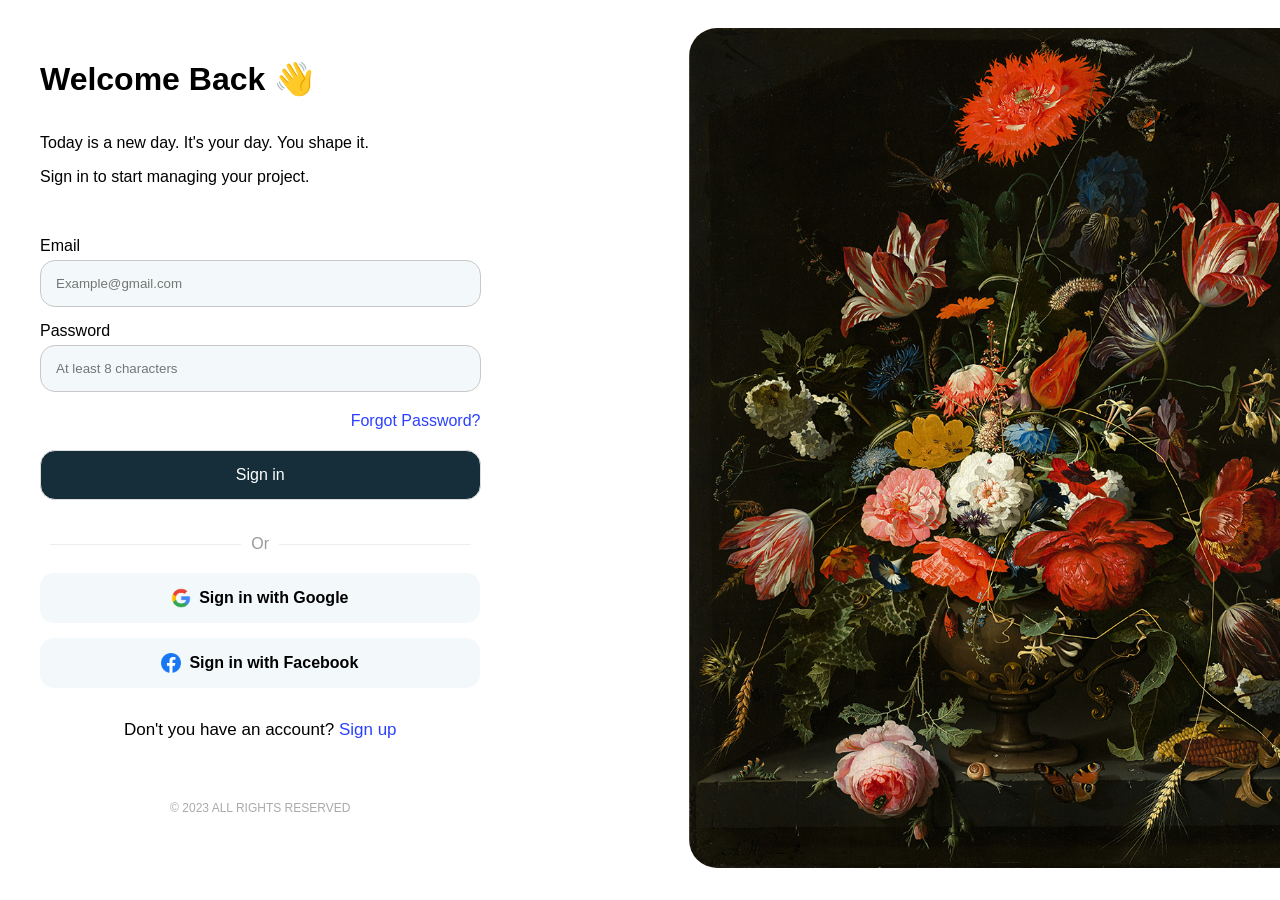
<file: index.html>
<!DOCTYPE html>
<html lang="en">
<head>
<meta charset="UTF-8">
<meta name="viewport" content="width=device-width, initial-scale=1.0">
<title>Welcome Back</title>
<link rel="stylesheet" href="styles.css">
</head>
<body>
<div class="content">
    <div class="text-section">
        <h1>Welcome Back 👋</h1>
        <div class="text2">
            <p>Today is a new day. It's your day. You shape it.</p>
            <p>Sign in to start managing your project.</p>
        </div>
        <form class="login-form">
            <label for="email">Email</label>
            <input id="email" type="email" placeholder="Example@gmail.com" required>
            <label for="password">Password</label>
            <input id="password" type="password" placeholder="At least 8 characters" required>
            <a href="#" class="forgot-password">Forgot Password?</a>
            <button type="submit" class="sign-in">Sign in</button>
            <div class="divider">
                <div class="divider-line"></div>
                <span class="divider-text"> Or </span>
                <span class="divider-mobile-text"> Or Sign in with </span>
                <div class="divider-line"></div>
            </div>
            <div class="social-buttons-container">
            <div class="social-button google-sign-in">
            <img src="google.png" alt="Google logo" class="logo">
            <span class="desktop-text">Sign in with Google</span>
            <span class="mobile-text">Google</span>
            </div>
            <div class="social-button facebook-sign-in">
            <img src="facebook.png" alt="Facebook logo" class="logo">
            <span class="desktop-text">Sign in with Facebook</span>
            <span class="mobile-text">Facebook</span>
           </div>
           </div>

            <p class="signup">Don't you have an account? <a href="#">Sign up</a></p>
        </form>
        <footer>
            <p>© 2023 ALL RIGHTS RESERVED</p>
        </footer>
    </div>
    <div class="image-section">
        <img src="hoaqua.png" alt="Flowers" class="responsive-image">
    </div>
</div>
</body>
</html>
</file>
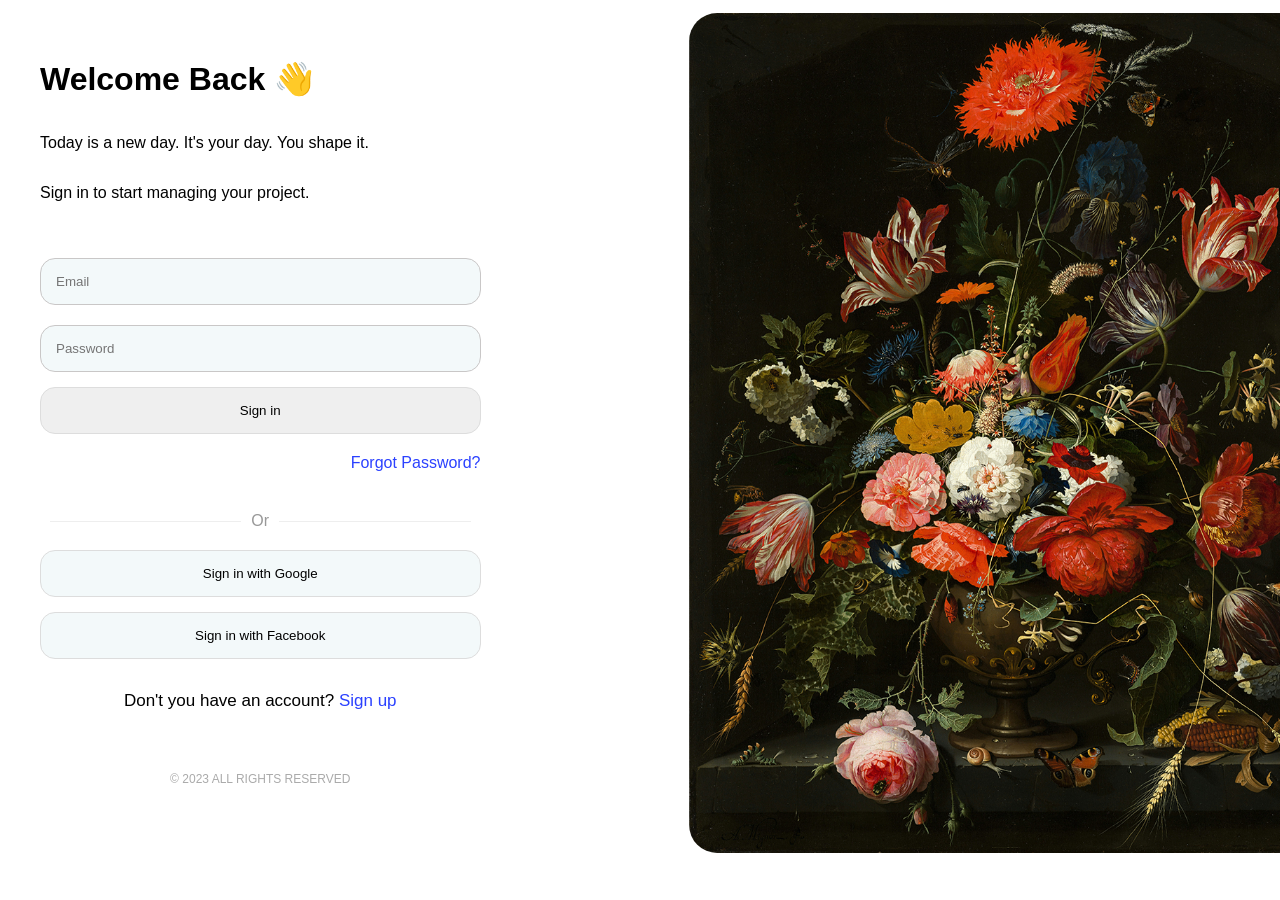
<file: Untitled-2.html>
<!DOCTYPE html>
<html lang="en">
<head>
<meta charset="UTF-8">
<meta name="viewport" content="width=device-width, initial-scale=1.0">
<title>Welcome Back</title>
<link rel="stylesheet" href="styles.css">
</head>
<body>
<div class="content">
    <div class="text-section">
        <h1>Welcome Back 👋</h1>
        <p>Today is a new day. It's your day. You shape it.</p>
        <p>Sign in to start managing your project.</p>
        <form class="login-form">
            <input type="email" placeholder="Email" required>
            <input type="password" placeholder="Password" required>
            <button type="submit">Sign in</button>
            <a href="#" class="forgot-password">Forgot Password?</a>
            <div class="divider">Or</div>
            <button type="button" class="google-sign-in">Sign in with Google</button>
            <button type="button" class="facebook-sign-in">Sign in with Facebook</button>
            <p class="signup">Don't you have an account? <a href="#">Sign up</a></p>
        </form>
        <footer>
            <p>© 2023 ALL RIGHTS RESERVED</p>
        </footer>
    </div>
    <div class="image-section">
        <img src="hoaqua.png" alt="Flowers" class="responsive-image">
    </div>
</div>
</body>
</html>
</file>
<file: styles.css>
/* all the body */
body, html {
    height: 100%;
    margin: 0;
    font-family: 'Arial', sans-serif;
    background: #ffffff;
}
/* tao hinh anh */
.image-section {
    flex-shrink: 0;
}
.responsive-image {
    max-height: 600px;
    width: auto;
    object-fit: cover;
    border-radius: 20px;
    transform: scale(1.4);
    margin-right: 0%; 
}
/* content ( gan nhu la all the body) */
.content {
    display: flex;
    justify-content: center;
    align-items: center;
    min-height: 80vh;
    padding: 60px 20px;
    gap: 300px;
    max-width: 1200px;
    margin: auto;
}
/* text gioi thieu ( bao gom ca big title ) */
.text-section {
    display: flex;
    flex-direction: column;
    justify-content: space-between;
    max-width: 500px;
    width: 100%;
}
/* big title : wellcome back */
h1 {
    margin: 0 0 20px 0;
}
/* phan login */
.login-form {
    display: flex;
    flex-direction: column;
    margin-top: 35px;
}
.login-form input{
    background: #F3F9FA;
    padding: 15px;
    margin-bottom: 15px;
    margin-top: 5px;
    border: 1px solid #c9c7c7;
    border-radius: 15px;
}
.login-form button {
    padding: 15px;
    margin-bottom: 15px;
    border: 1px solid #ddd;
    border-radius: 15px;
}
.login-form button.sign-in {
    background: #162D3A;
    color: #fff;
    font-size: 16px; 
    cursor: pointer;
}
.forgot-password{
    text-align: right;
    display: block;
    margin-top: 5px;
    margin-bottom: 20px;
    color: #2b41ff;
    text-decoration: none;
}
/* Or Sign in with */
.divider {
    display: flex;
    align-items: center;
    text-align: center;
    color: #999;
    margin: 20px 0;
}
.divider-text {
    display: block;
}

.divider-mobile-text {
    display: none;
}
.divider::before,
.divider::after {
    content: '';
    flex: 1;
    border-bottom: 1px solid #eee;
    margin: 0px 10px;
}
/* hoac login bang social */
.social-button {
    display: flex;
    justify-content: center; 
    align-items: center;
    padding: 15px;
    margin-bottom: 15px;
    border-radius: 14px;
    cursor: pointer;
    border: none;
    font-weight: bold;
    width: 93%; 
}
.social-button .mobile-text {
    display: none;
}
.google-sign-in {
    background-color: #F3F9FA;
    color: rgb(0, 0, 0);
}
.facebook-sign-in {
    background-color: #F3F9FA;
    color: rgb(0, 0, 0);
}
.logo {
    margin-right: 8px;
    height: 20px;
}
/* khong co tai khoan thi sign up */
.signup {
    text-align: center; 
    width: 100%; 
    order: 3; 
    font-size: 17px; 
}
.signup a {
    text-decoration: none;
    color: #2b41ff;
}
/* ban quyen */
footer {
    padding: 12px 0;
    margin-top: 20px;
    text-align: center;
    font-size: 12px; 
    color: #aaa; 
}

/* for Mobile */

@media (max-width: 768px) {
/* tao hinh anh */ 
.image-section {
    width: 75%; 
    padding-top: 33%; 
    position: relative;
    margin-top: -10px; 
    margin-bottom: -200px;
    margin-left: 3px;
    order: 1; 
}

.responsive-image {
    position: absolute;
    top: 0;
    left: 0;
    width: 95%;
    height: 80%;
    object-fit: cover;
    object-position: center;
    border-radius: 10px; 
}
/* tao body */    
    .content {
        display: flex;
        flex-direction: column;
        align-items: center;
        width: 90%;
        margin-top: -15px; 
    }
    h1{
        margin-top: -18px; 
    }
    .text-section {
        width: 90%;
        padding: 0 5%; 
        margin-top: -50px; 
        margin-left: -25px;
        position: relative; 
        z-index: 1; 
        order: 2; 
    }
    .text2{
        margin-top: -20px; 
    }
 /* phan login */   
    .login-form{
        margin-top: -1px;
    }
    .login-form button{
        width: 106%;
    }
    .login-form input{
        margin-top: 4px;
        margin-right: -20px;
    }
    .social-button .desktop-text {
        display: none;
    }
    .social-button .mobile-text{
        display: block;
    }
    .social-buttons-container {
        display: flex;
        justify-content: space-between ; 
        width: 107%; 
    }
   
    .social-buttons-container .google-sign-in{
        flex-basis: 40%; 
        display: flex;
        align-items: center;
        justify-content: center;

    }
    .social-buttons-container .facebook-sign-in{
        flex-basis: 40%; 
        display: flex;
        align-items: center;
        justify-content: center;
    }
    .signup{
        margin-left: 10px;
    }
    .forgot-password{
        margin-top: 0px;
        margin-bottom: 15px;
        
        margin-right: -20px;
    }
    .divider {
        display: flex;
        align-items: center;
        text-align: center;
        color: #999;
        margin-left: 20px;
    }

    .divider:before,
    .divider:after {
        content: '';
        flex: 1;
        border-bottom: 1px solid #eee;
        margin: 0px 10px;
    }
    .divider-mobile-text {
        display: block;
    }
    .divider-text {
        display: none;
    }
/* cuoi cung la ban quyen */    
    footer {
        font-size: 14px;
        color: #999;
        text-align: center;
        margin-top: 30px;
        margin-left: 30px; 
        margin-bottom: -29px;
    }
}
</file>
